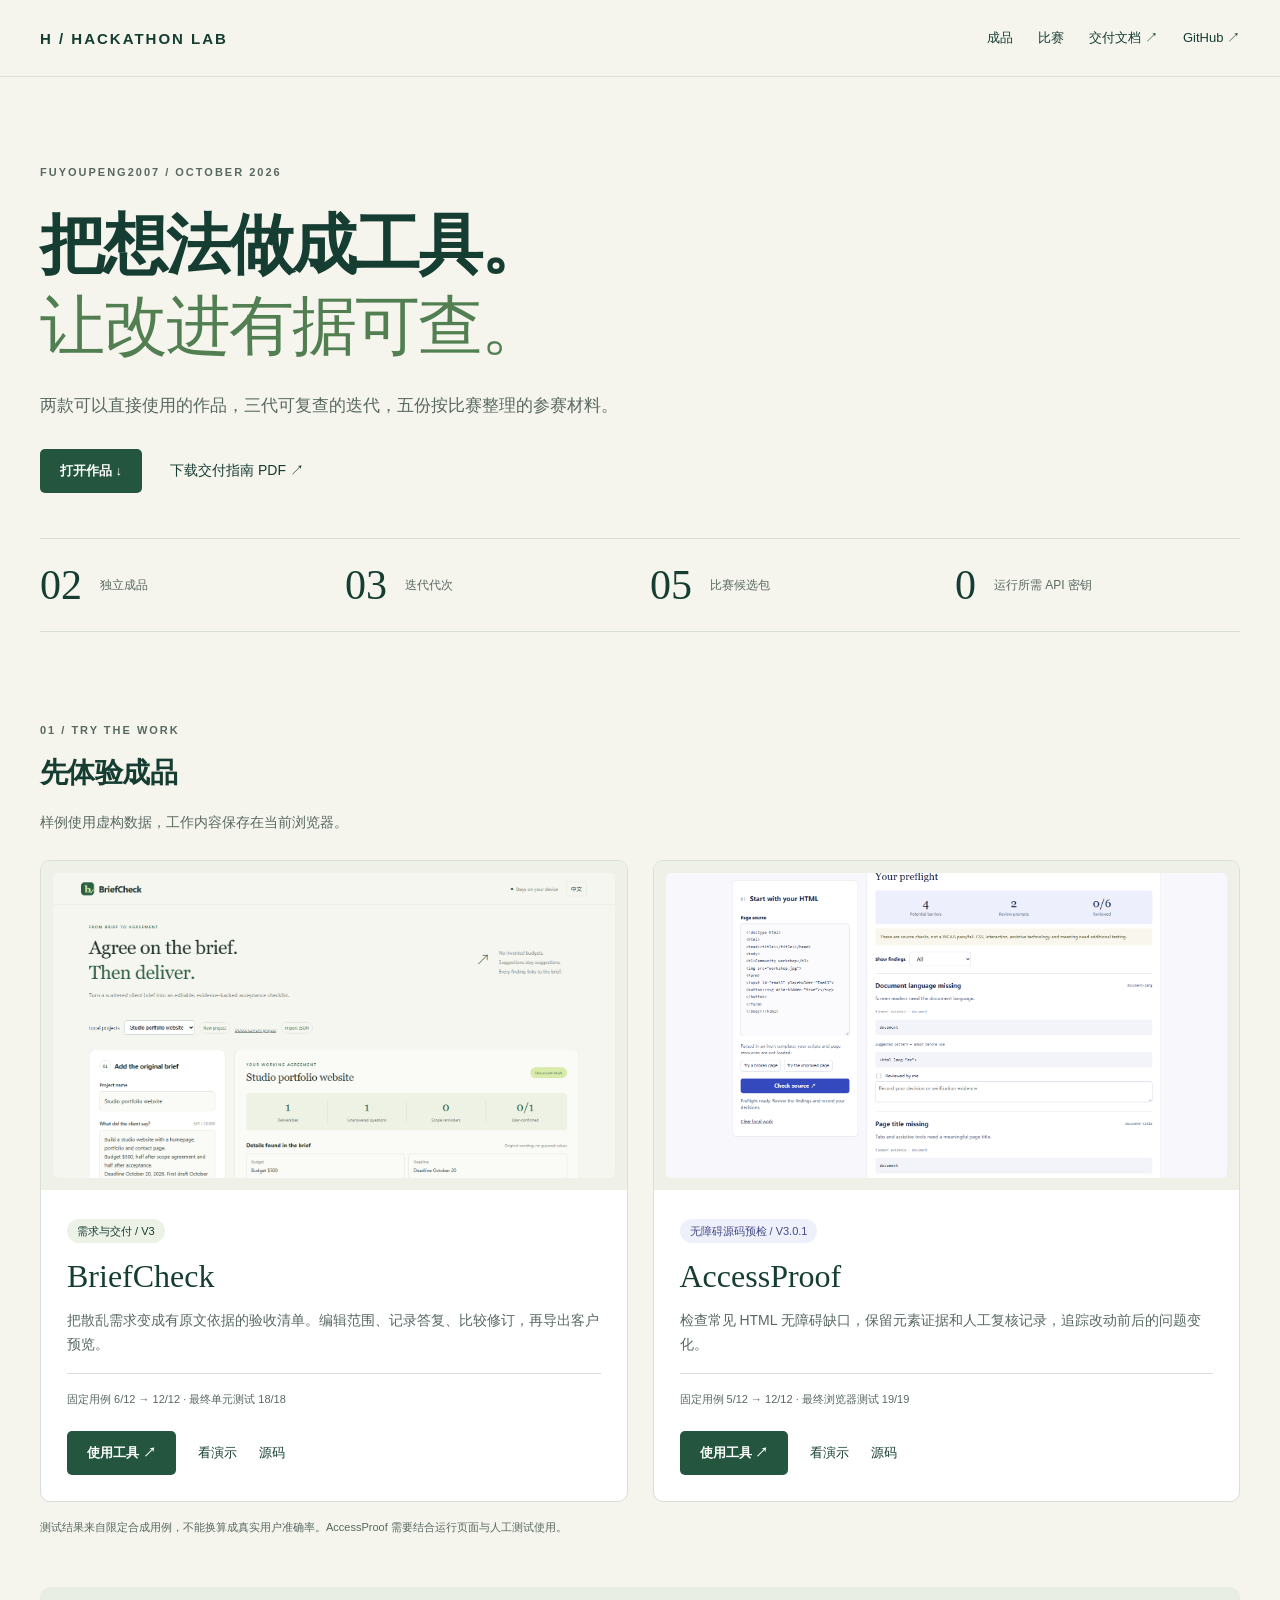
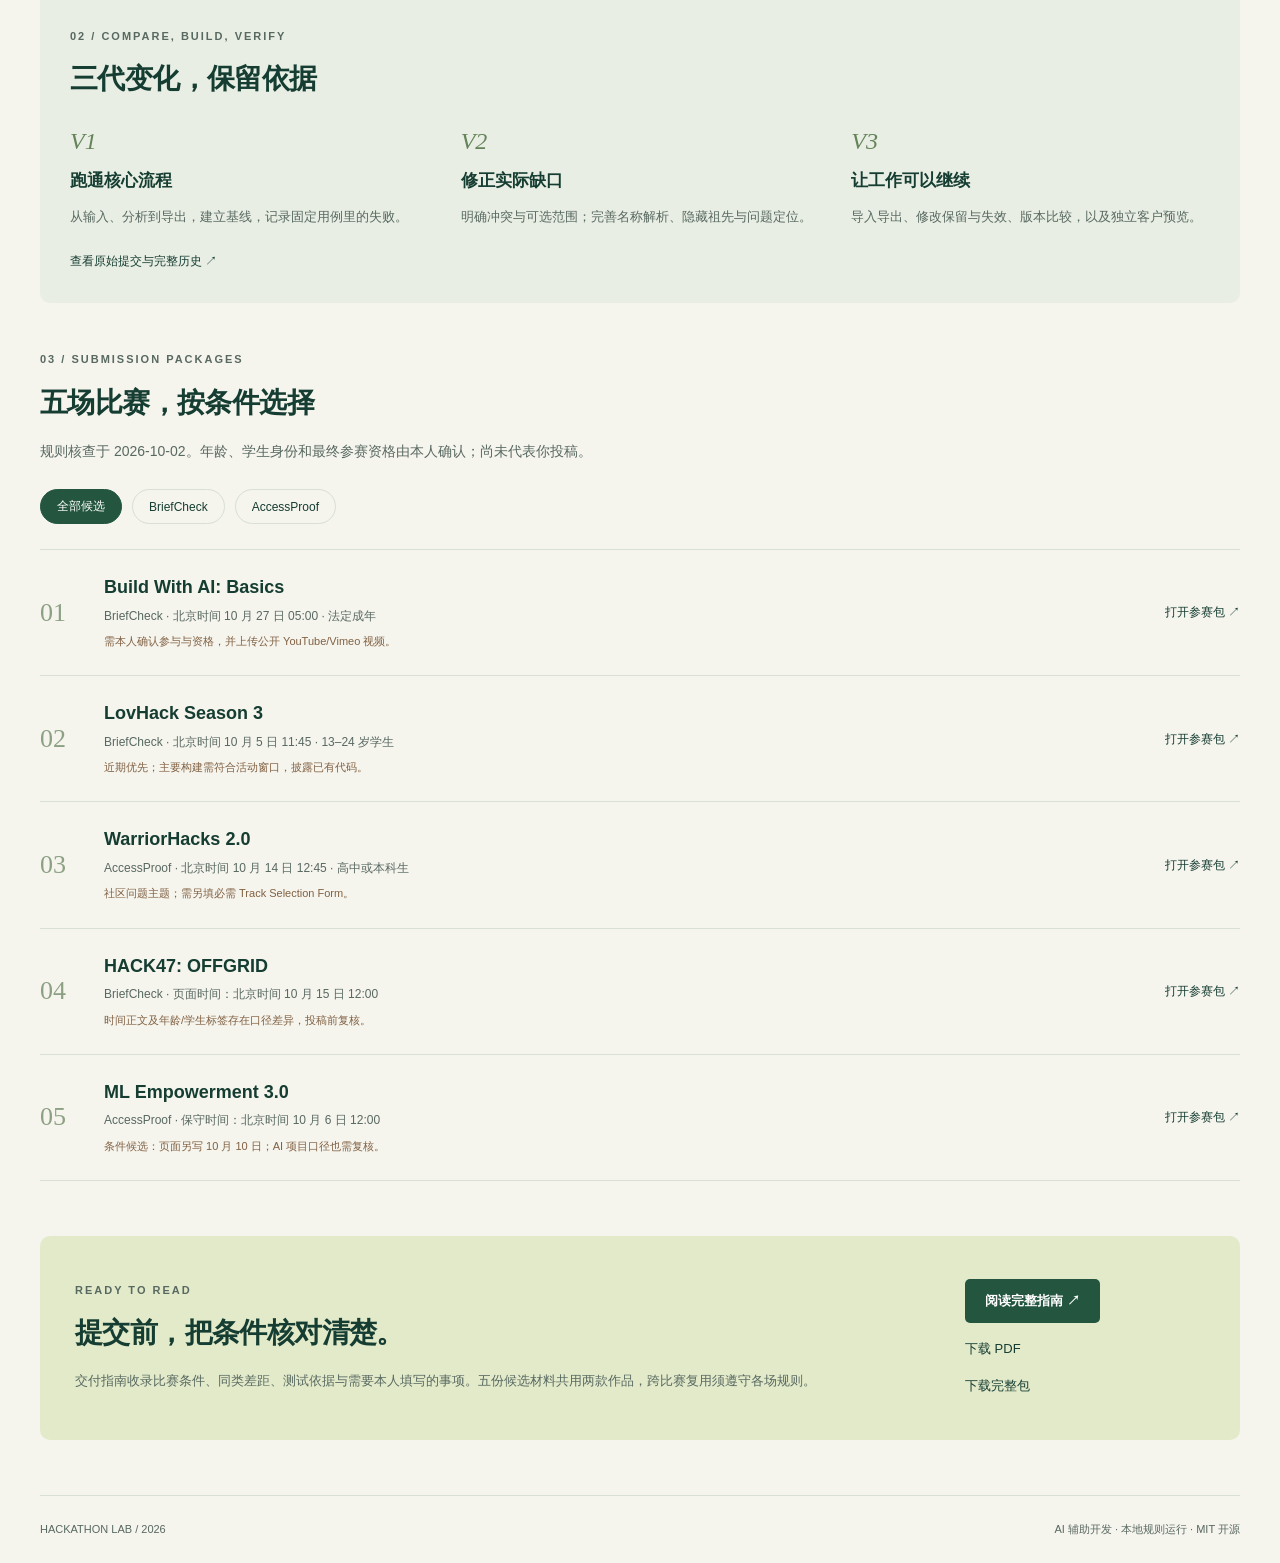
<file: index.html>
<!doctype html>
<html lang="zh-CN"><head><meta charset="utf-8"><meta name="viewport" content="width=device-width,initial-scale=1"><meta name="description" content="两款离线作品、三代迭代与五份黑客松参赛材料。"><title>Hackathon Lab 2026 · 作品与参赛材料</title><link rel="icon" href="data:,"><link rel="stylesheet" href="portfolio.css"></head>
<body><header><a class="brand" href="#">H / HACKATHON LAB</a><nav aria-label="主要导航"><a href="#projects">成品</a><a href="#competitions">比赛</a><a href="docs/FINAL-DELIVERY.html">交付文档 ↗</a><a href="https://github.com/fuyoupeng2007/hackathon-lab-2026">GitHub ↗</a></nav></header>
<main><section class="hero"><p class="eyebrow">FUYOUPENG2007 / OCTOBER 2026</p><h1>把想法做成工具。<br><em>让改进有据可查。</em></h1><p class="intro">两款可以直接使用的作品，三代可复查的迭代，五份按比赛整理的参赛材料。</p><div class="hero-actions"><a class="button" href="#projects">打开作品 ↓</a><a href="docs/FINAL-DELIVERY.pdf">下载交付指南 PDF ↗</a></div><div class="stats"><div><strong>02</strong><span>独立成品</span></div><div><strong>03</strong><span>迭代代次</span></div><div><strong>05</strong><span>比赛候选包</span></div><div><strong>0</strong><span>运行所需 API 密钥</span></div></div></section>
<section id="projects"><div class="section-head"><p class="eyebrow">01 / TRY THE WORK</p><h2>先体验成品</h2><p>样例使用虚构数据，工作内容保存在当前浏览器。</p></div><div class="project-grid">
<article class="project"><a class="preview" href="projects/briefcheck/"><img src="media/briefcheck-desktop.png" alt="BriefCheck 需求验收工作区截图" width="1440" height="900"></a><div class="project-body"><span class="tag">需求与交付 / V3</span><h3>BriefCheck</h3><p>把散乱需求变成有原文依据的验收清单。编辑范围、记录答复、比较修订，再导出客户预览。</p><div class="proof">固定用例 6/12 → 12/12 · 最终单元测试 18/18</div><div class="links"><a class="button" href="projects/briefcheck/">使用工具 ↗</a><a href="media/BriefCheck-demo.mp4">看演示</a><a href="https://github.com/fuyoupeng2007/hackathon-lab-2026/tree/main/projects/briefcheck">源码</a></div></div></article>
<article class="project"><a class="preview" href="projects/accessproof/"><img src="media/accessproof-desktop.png" alt="AccessProof 无障碍源码预检工作区截图" width="1600" height="900"></a><div class="project-body"><span class="tag violet">无障碍源码预检 / V3.0.1</span><h3>AccessProof</h3><p>检查常见 HTML 无障碍缺口，保留元素证据和人工复核记录，追踪改动前后的问题变化。</p><div class="proof">固定用例 5/12 → 12/12 · 最终浏览器测试 19/19</div><div class="links"><a class="button" href="projects/accessproof/">使用工具 ↗</a><a href="media/AccessProof-demo.mp4">看演示</a><a href="https://github.com/fuyoupeng2007/hackathon-lab-2026/tree/main/projects/accessproof">源码</a></div></div></article></div><p class="footnote">测试结果来自限定合成用例，不能换算成真实用户准确率。AccessProof 需要结合运行页面与人工测试使用。</p></section>
<section class="iteration"><p class="eyebrow">02 / COMPARE, BUILD, VERIFY</p><h2>三代变化，保留依据</h2><div class="timeline"><div><span>V1</span><h3>跑通核心流程</h3><p>从输入、分析到导出，建立基线，记录固定用例里的失败。</p></div><div><span>V2</span><h3>修正实际缺口</h3><p>明确冲突与可选范围；完善名称解析、隐藏祖先与问题定位。</p></div><div><span>V3</span><h3>让工作可以继续</h3><p>导入导出、修改保留与失效、版本比较，以及独立客户预览。</p></div></div><a href="docs/PROVENANCE.md">查看原始提交与完整历史 ↗</a></section>
<section id="competitions"><div class="section-head"><p class="eyebrow">03 / SUBMISSION PACKAGES</p><h2>五场比赛，按条件选择</h2><p>规则核查于 2026-10-02。年龄、学生身份和最终参赛资格由本人确认；尚未代表你投稿。</p></div><div class="filters" role="group" aria-label="按作品筛选比赛"><button class="selected" data-filter="all" aria-pressed="true">全部候选</button><button data-filter="briefcheck" aria-pressed="false">BriefCheck</button><button data-filter="accessproof" aria-pressed="false">AccessProof</button></div><div class="competition-list">
<article data-app="briefcheck"><span class="number">01</span><div><h3>Build With AI: Basics</h3><p>BriefCheck · 北京时间 10 月 27 日 05:00 · 法定成年</p><small>需本人确认参与与资格，并上传公开 YouTube/Vimeo 视频。</small></div><a href="https://github.com/fuyoupeng2007/hackathon-lab-2026/tree/main/competitions/01-build-with-ai-basics">打开参赛包 ↗</a></article>
<article data-app="briefcheck"><span class="number">02</span><div><h3>LovHack Season 3</h3><p>BriefCheck · 北京时间 10 月 5 日 11:45 · 13–24 岁学生</p><small>近期优先；主要构建需符合活动窗口，披露已有代码。</small></div><a href="https://github.com/fuyoupeng2007/hackathon-lab-2026/tree/main/competitions/02-lovhack-season-3">打开参赛包 ↗</a></article>
<article data-app="accessproof"><span class="number">03</span><div><h3>WarriorHacks 2.0</h3><p>AccessProof · 北京时间 10 月 14 日 12:45 · 高中或本科生</p><small>社区问题主题；需另填必需 Track Selection Form。</small></div><a href="https://github.com/fuyoupeng2007/hackathon-lab-2026/tree/main/competitions/03-warriorhacks-2">打开参赛包 ↗</a></article>
<article data-app="briefcheck"><span class="number">04</span><div><h3>HACK47: OFFGRID</h3><p>BriefCheck · 页面时间：北京时间 10 月 15 日 12:00</p><small>时间正文及年龄/学生标签存在口径差异，投稿前复核。</small></div><a href="https://github.com/fuyoupeng2007/hackathon-lab-2026/tree/main/competitions/04-hack47-offgrid">打开参赛包 ↗</a></article>
<article data-app="accessproof"><span class="number">05</span><div><h3>ML Empowerment 3.0</h3><p>AccessProof · 保守时间：北京时间 10 月 6 日 12:00</p><small>条件候选：页面另写 10 月 10 日；AI 项目口径也需复核。</small></div><a href="https://github.com/fuyoupeng2007/hackathon-lab-2026/tree/main/competitions/05-ml-empowerment-3">打开参赛包 ↗</a></article></div></section>
<section class="delivery"><div><p class="eyebrow">READY TO READ</p><h2>提交前，把条件核对清楚。</h2><p>交付指南收录比赛条件、同类差距、测试依据与需要本人填写的事项。五份候选材料共用两款作品，跨比赛复用须遵守各场规则。</p></div><div class="delivery-links"><a class="button" href="docs/FINAL-DELIVERY.html">阅读完整指南 ↗</a><a href="docs/FINAL-DELIVERY.pdf">下载 PDF</a><a href="https://github.com/fuyoupeng2007/hackathon-lab-2026/releases/tag/delivery-2026-10-02">下载完整包</a></div></section>
</main><footer><span>HACKATHON LAB / 2026</span><span>AI 辅助开发 · 本地规则运行 · MIT 开源</span></footer><script src="portfolio.js"></script></body></html>
</file>
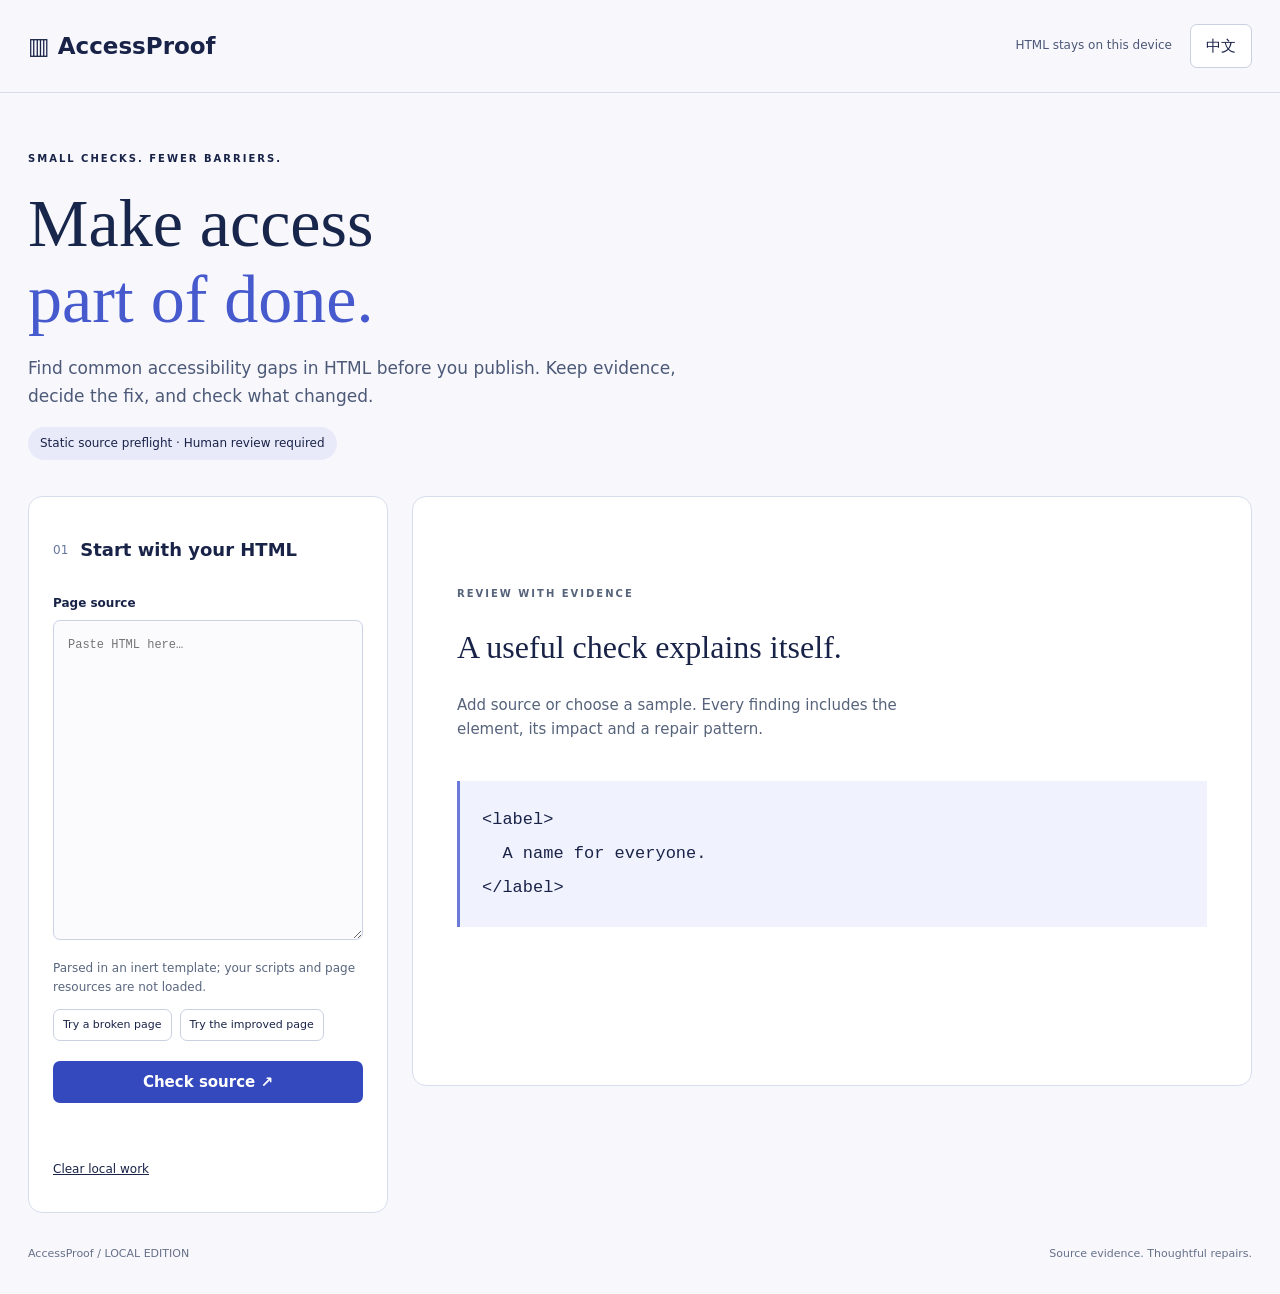
<file: projects/accessproof/index.html>
<!doctype html><html lang="en"><head><meta charset="utf-8"><meta name="viewport" content="width=device-width,initial-scale=1"><meta name="description" content="Offline HTML accessibility preflight with evidence, fixes and revision comparison."><title>AccessProof · Make access part of done</title><link rel="icon" href="data:,"><link rel="stylesheet" href="styles.css"></head><body>
<header><a class="brand" href="#">▥ AccessProof</a><span class="privacy" data-i18n="private">HTML stays on this device</span><button id="language">中文</button></header>
<main><section class="hero"><p class="eyebrow">SMALL CHECKS. FEWER BARRIERS.</p><h1 data-i18n="headline">Make access<br><em>part of done.</em></h1><p data-i18n="intro">Find common accessibility gaps in HTML before you publish. Keep evidence, decide the fix, and check what changed.</p><span class="pill" data-i18n="scope">Static source preflight · Human review required</span></section>
<div class="workspace"><aside><div class="panel-title"><span>01</span><h2 data-i18n="input">Start with your HTML</h2></div><label for="source" data-i18n="source">Page source</label><textarea id="source" maxlength="100000" spellcheck="false" placeholder="Paste HTML here…"></textarea><p class="hint" data-i18n="hint">Parsed in an inert template; your scripts and page resources are not loaded.</p><div class="samples"><button id="sample-broken" data-i18n="broken">Try a broken page</button><button id="sample-fixed" data-i18n="fixed">Try the improved page</button></div><button id="scan" class="primary" data-i18n="scan">Check source ↗</button><p id="status" role="status"></p><button id="clear" class="quiet" data-i18n="clear">Clear local work</button></aside>
<section class="results" aria-label="Preflight results"><div id="empty"><p class="eyebrow">REVIEW WITH EVIDENCE</p><h2 data-i18n="empty">A useful check explains itself.</h2><p data-i18n="emptyText">Add source or choose a sample. Every finding includes the element, its impact and a repair pattern.</p><div class="empty-art" aria-hidden="true">&lt;label&gt;<br> &nbsp; A name for everyone.<br>&lt;/label&gt;</div></div><div id="report" hidden><div class="result-head"><h2 data-i18n="report">Your preflight</h2><span id="stale" hidden data-i18n="stale">Source changed — run again before export</span></div><div class="metrics"><div><strong id="error-count">0</strong><span data-i18n="errors">Potential barriers</span></div><div><strong id="review-count">0</strong><span data-i18n="reviews">Review prompts</span></div><div><strong id="done-count">0</strong><span data-i18n="reviewed">Reviewed</span></div></div><p class="notice" data-i18n="notice">These are source checks, not a WCAG pass/fail. CSS, interaction, assistive technology and meaning need additional testing.</p><div id="comparison" hidden></div><div class="filters"><label for="filter" data-i18n="filter">Show findings</label><select id="filter"><option value="all" data-i18n="all">All</option><option value="error" data-i18n="barriers">Potential barriers</option><option value="review" data-i18n="manual">Review prompts</option><option value="open" data-i18n="unreviewed">Unreviewed</option></select></div><div id="findings"></div><section class="manual"><h3 data-i18n="manualTitle">Finish with a human check</h3><ul><li data-i18n="keyboard">Use Tab, Shift+Tab, Enter and Escape through the rendered page.</li><li data-i18n="contrast">Check computed contrast, zoom and focus visibility in the actual layout.</li><li data-i18n="screenReader">Test names, reading order and announcements with a screen reader.</li></ul></section><div class="exports"><button id="export-md" data-i18n="md">Export review ↓</button><button id="export-json" data-i18n="json">Export JSON ↓</button><button id="import-json" data-i18n="import">Import review</button><input id="import-file" type="file" accept=".json" hidden><button id="print" data-i18n="print">Print / PDF</button></div></div></section></div><footer><span>AccessProof / LOCAL EDITION</span><span data-i18n="footer">Source evidence. Thoughtful repairs.</span></footer></main><script src="core.js"></script><script src="app.js"></script></body></html>
</file>
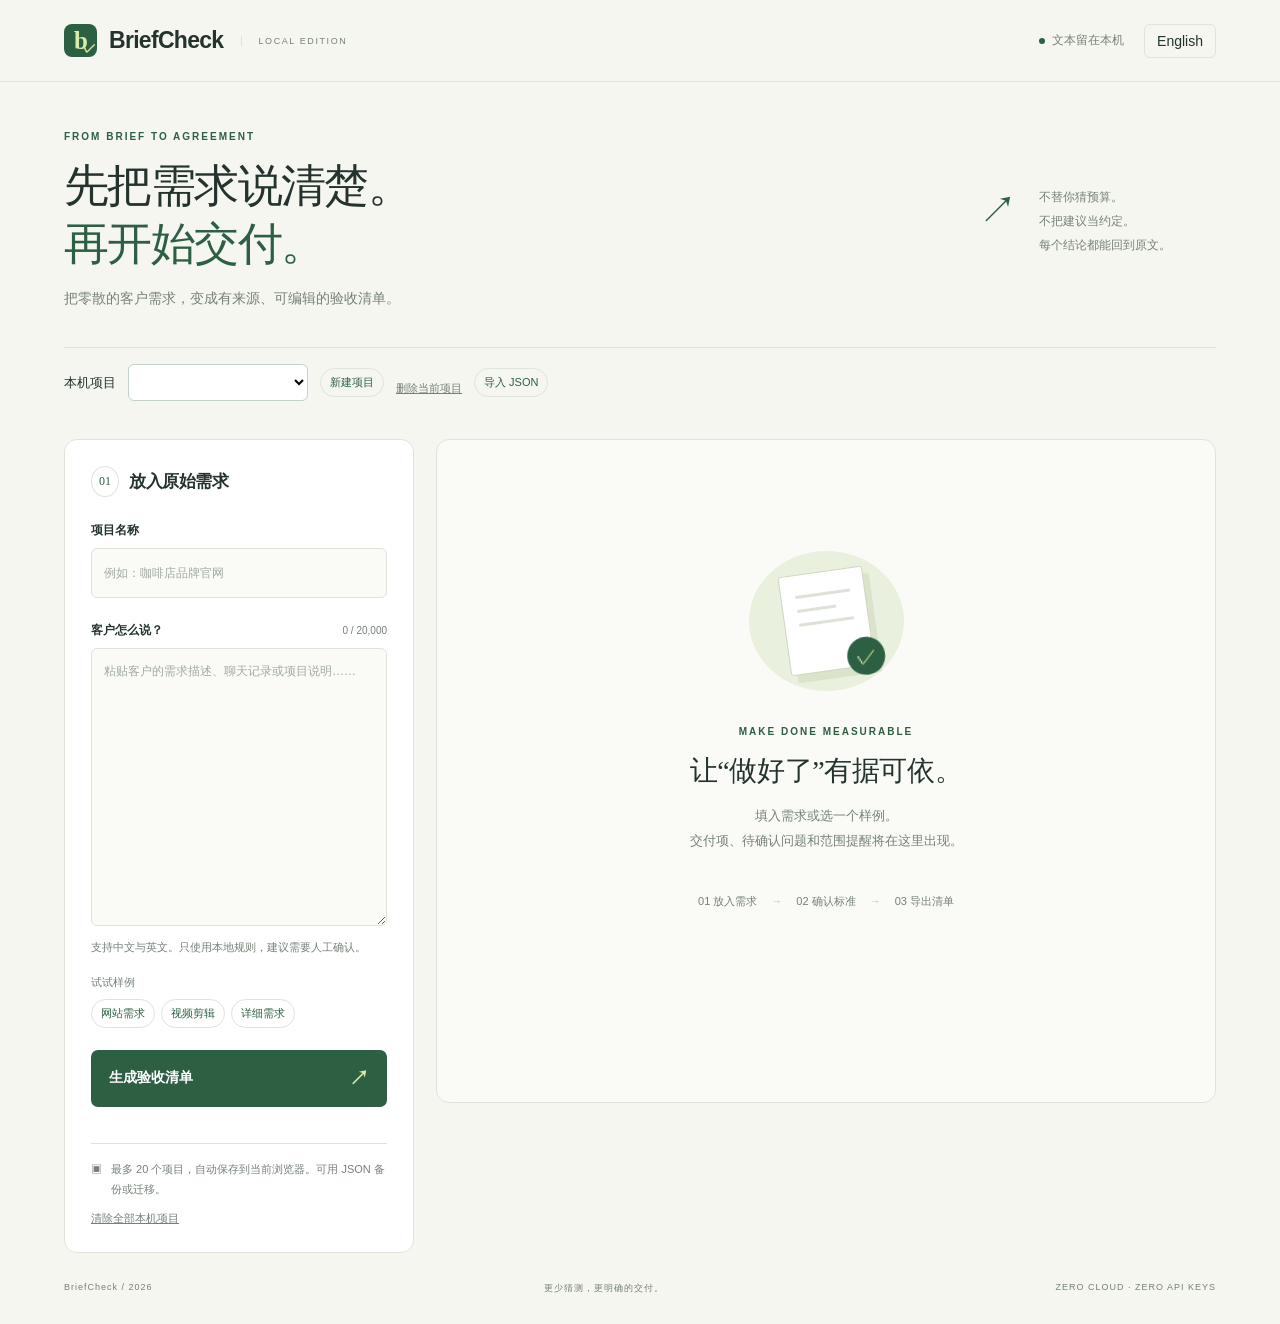
<file: projects/briefcheck/index.html>
<!doctype html>
<html lang="zh-CN">
<head><meta charset="utf-8"><meta name="viewport" content="width=device-width,initial-scale=1"><meta name="description" content="Turn a freelance brief into a traceable acceptance checklist. Offline, private, no API keys."><title>BriefCheck · 接单需求验收台</title><link rel="icon" href="data:,"><link rel="stylesheet" href="styles.css"></head>
<body>
<header class="topbar"><a href="#" class="brand"><span class="brand-icon">b<span>✓</span></span>BriefCheck<span class="edition">LOCAL EDITION</span></a><div class="top-actions"><span class="private"><i></i><span data-i18n="private">文本留在本机</span></span><button id="language" class="small" aria-label="Switch language">English</button></div></header>
<main>
<section class="intro"><div><p class="eyebrow">FROM BRIEF TO AGREEMENT</p><h1 data-i18n="headline">先把需求说清楚。<br><span>再开始交付。</span></h1><p class="subtitle" data-i18n="subtitle">把零散的客户需求，变成有来源、可编辑的验收清单。</p></div><div class="intro-note"><span class="note-mark">↗</span><p data-i18n="note">不替你猜预算。<br>不把建议当约定。<br>每个结论都能回到原文。</p></div></section>
<div class="workspace">
<nav class="project-library" aria-label="Project library"><label for="project-select" data-i18n="library">本机项目</label><select id="project-select"></select><button id="new-project" class="chip" data-i18n="newProject">新建项目</button><button id="delete-project" class="text-button" data-i18n="deleteProject">删除当前项目</button><button id="import-json" class="chip" data-i18n="importJson">导入 JSON</button><input id="import-file" type="file" accept=".json,application/json" hidden></nav>
<aside class="input-panel"><div class="panel-heading"><span class="step">01</span><h2 data-i18n="inputTitle">放入原始需求</h2></div><label for="project-title" data-i18n="projectLabel">项目名称</label><input id="project-title" maxlength="120" placeholder="例如：咖啡店品牌官网"><div class="label-row"><label for="brief" data-i18n="briefLabel">客户怎么说？</label><span id="char-count">0 / 20,000</span></div><textarea id="brief" maxlength="20000" placeholder="粘贴客户的需求描述、聊天记录或项目说明……"></textarea><p class="input-hint" data-i18n="hint">支持中文与英文。只使用本地规则，建议需要人工确认。</p><div class="samples"><span data-i18n="trySample">试试样例</span><button class="chip" data-sample="web" data-i18n="sampleWeb">网站需求</button><button class="chip" data-sample="video" data-i18n="sampleVideo">视频剪辑</button><button class="chip" data-sample="complete" data-i18n="sampleComplete">详细需求</button></div><button id="analyze" class="primary"><span data-i18n="analyze">生成验收清单</span><span>↗</span></button><p id="status" role="status" class="status"></p><div class="local-note"><span>▣</span><p data-i18n="storage">草稿自动保存在当前浏览器。共享电脑使用后可清除。</p></div><button id="clear" class="text-button" data-i18n="clear">清除本机草稿</button></aside>
<section class="result-panel" aria-label="Analysis result"><div id="empty"><div class="empty-graphic"><div class="paper"><i></i><i></i><i></i><span>✓</span></div></div><p class="eyebrow">MAKE DONE MEASURABLE</p><h2 data-i18n="emptyTitle">让“做好了”有据可依。</h2><p data-i18n="emptyText">填入需求或选一个样例。<br>交付项、待确认问题和范围提醒将在这里出现。</p><div class="empty-steps"><span data-i18n="empty1">01 放入需求</span><b>→</b><span data-i18n="empty2">02 确认标准</span><b>→</b><span data-i18n="empty3">03 导出清单</span></div></div>
<div id="report" hidden><div class="report-head"><div><p class="eyebrow">YOUR WORKING AGREEMENT</p><h2 id="report-title"></h2></div><span class="badge" data-i18n="draft">协商草稿</span></div><div id="stale" hidden class="stale" data-i18n="stale">原始需求已修改。重新生成后才能导出，旧清单的编辑将重置。</div><div class="metrics"><div><strong id="deliverable-count">0</strong><span data-i18n="deliverableMetric">交付项</span></div><div><strong id="question-count">0</strong><span data-i18n="questionMetric">待确认字段</span></div><div><strong id="risk-count">0</strong><span data-i18n="riskMetric">范围提醒</span></div><div><strong id="confirmation-count">0/0</strong><span data-i18n="confirmationMetric">用户已确认</span></div></div>
<div class="section-heading"><h3 data-i18n="factsTitle">原文中的关键信息</h3><span data-i18n="factsNote">展示原句，不推测数值</span></div><div id="facts" class="facts"></div>
<section id="revision" hidden><div class="section-heading"><h3 data-i18n="changes">本轮需求变化</h3></div><p class="section-hint" data-i18n="changeNote">保留手写标准与答复；原文变化后重新确认</p><div id="changes"></div></section>
<div class="section-heading"><h3 data-i18n="deliverablesTitle">交付与验收清单</h3><span data-i18n="editable">点击文字可编辑</span></div><p class="section-hint" data-i18n="suggestion">下面是建议标准。与客户协商后再勾选“已确认”。</p><div id="deliverables"></div>
<button id="add-deliverable" class="secondary" data-i18n="addDeliverable">添加自定义交付项</button>
<div class="section-heading"><h3 data-i18n="optionalTitle">可选范围</h3><span data-i18n="optionalNote">尚未纳入交付；确认后再添加</span></div><div id="options"></div>
<div class="section-heading"><h3 data-i18n="questionsTitle">先问清楚这些</h3><span data-i18n="questionsNote">补上合作的空白</span></div><div id="questions"></div>
<div class="section-heading"><h3 data-i18n="risksTitle">范围提醒</h3></div><div id="risks"></div>
<div class="section-heading"><h3 data-i18n="milestonesTitle">建议里程碑</h3><span data-i18n="milestonesNote">日期由双方约定</span></div><div id="milestones" class="milestones"></div>
<div class="export-bar"><p data-i18n="exportNote">带上原文与确认状态，继续沟通。</p><div><button id="export-md" class="secondary" data-i18n="exportMd">导出 Markdown ↓</button><button id="export-json" class="secondary" data-i18n="exportJson">导出 JSON ↓</button><button id="export-html" class="secondary" data-i18n="exportHtml">导出客户预览 ↓</button><button id="print" class="small" data-i18n="print">打印 / PDF</button></div></div></div></section>
</div><footer><span>BriefCheck / 2026</span><span data-i18n="footer">更少猜测，更明确的交付。</span><span>ZERO CLOUD · ZERO API KEYS</span></footer>
</main><script src="core.js"></script><script src="app.js"></script>
</body></html>
</file>
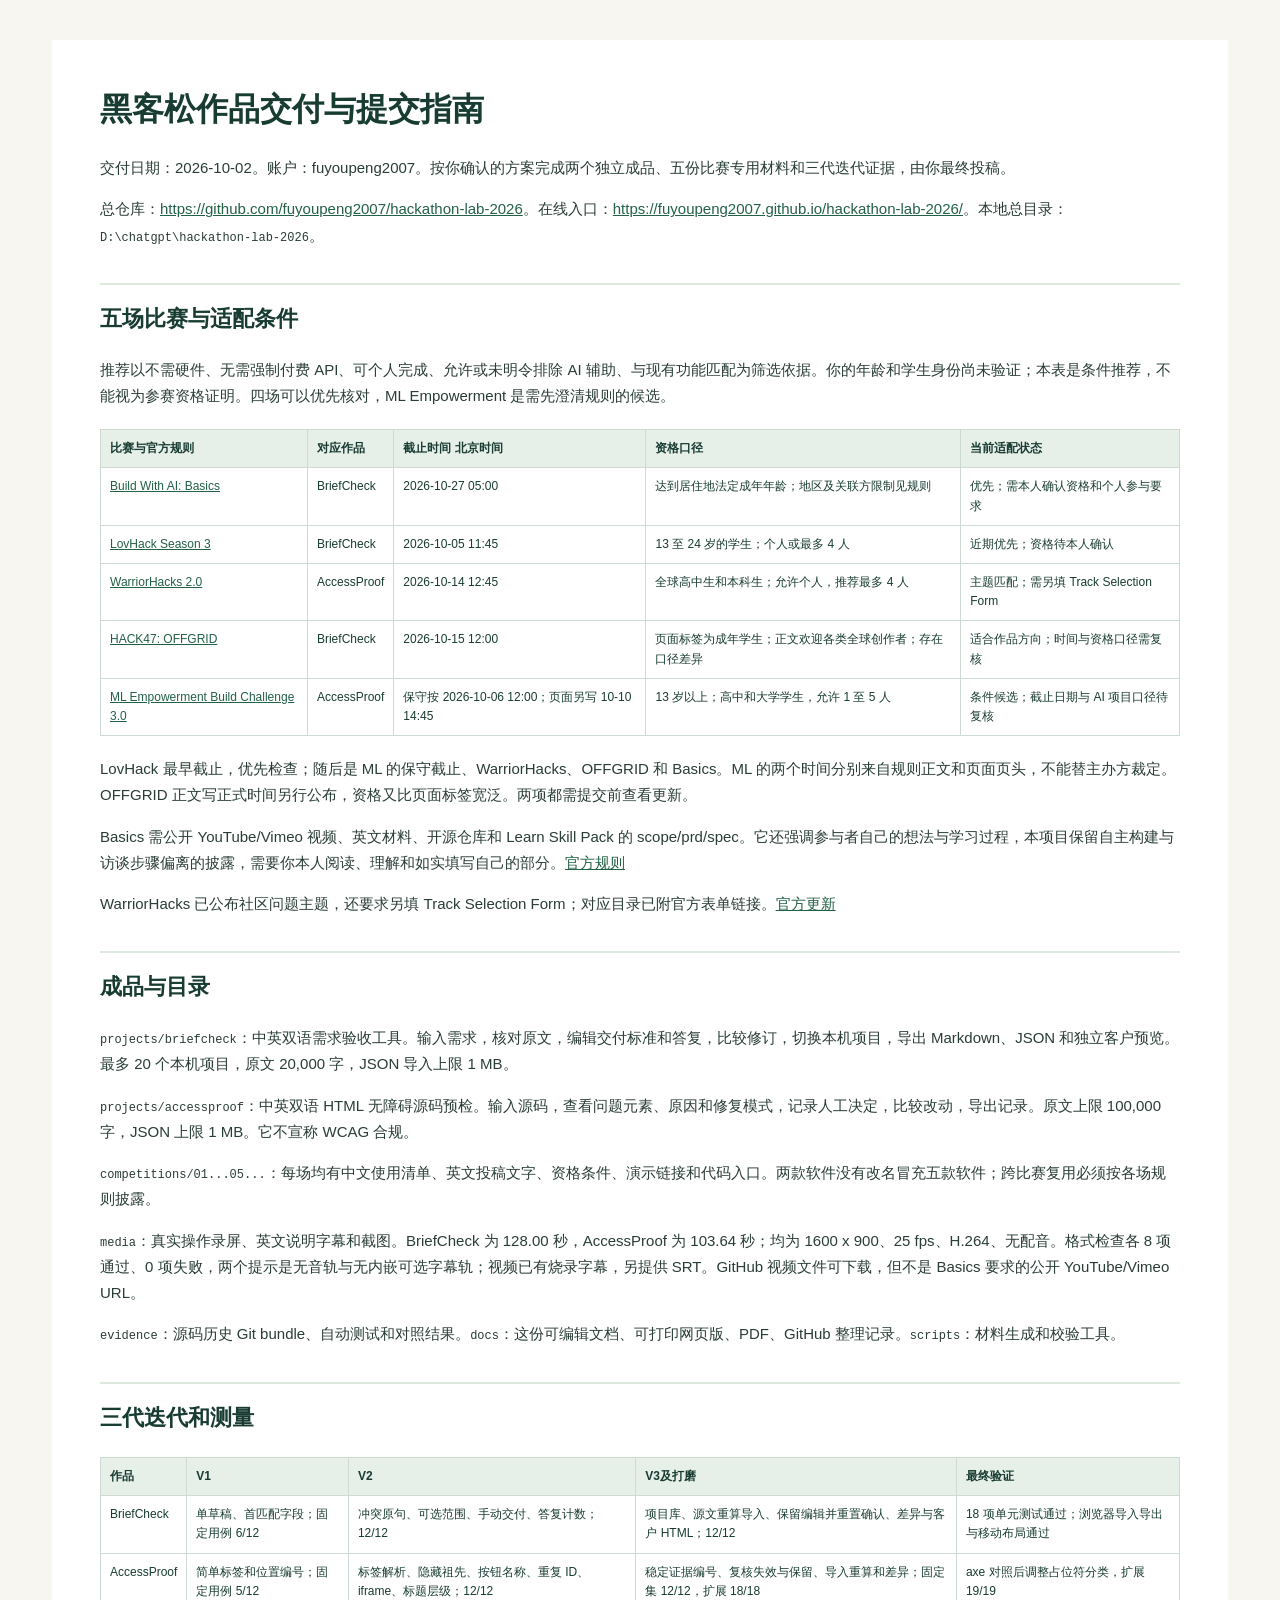
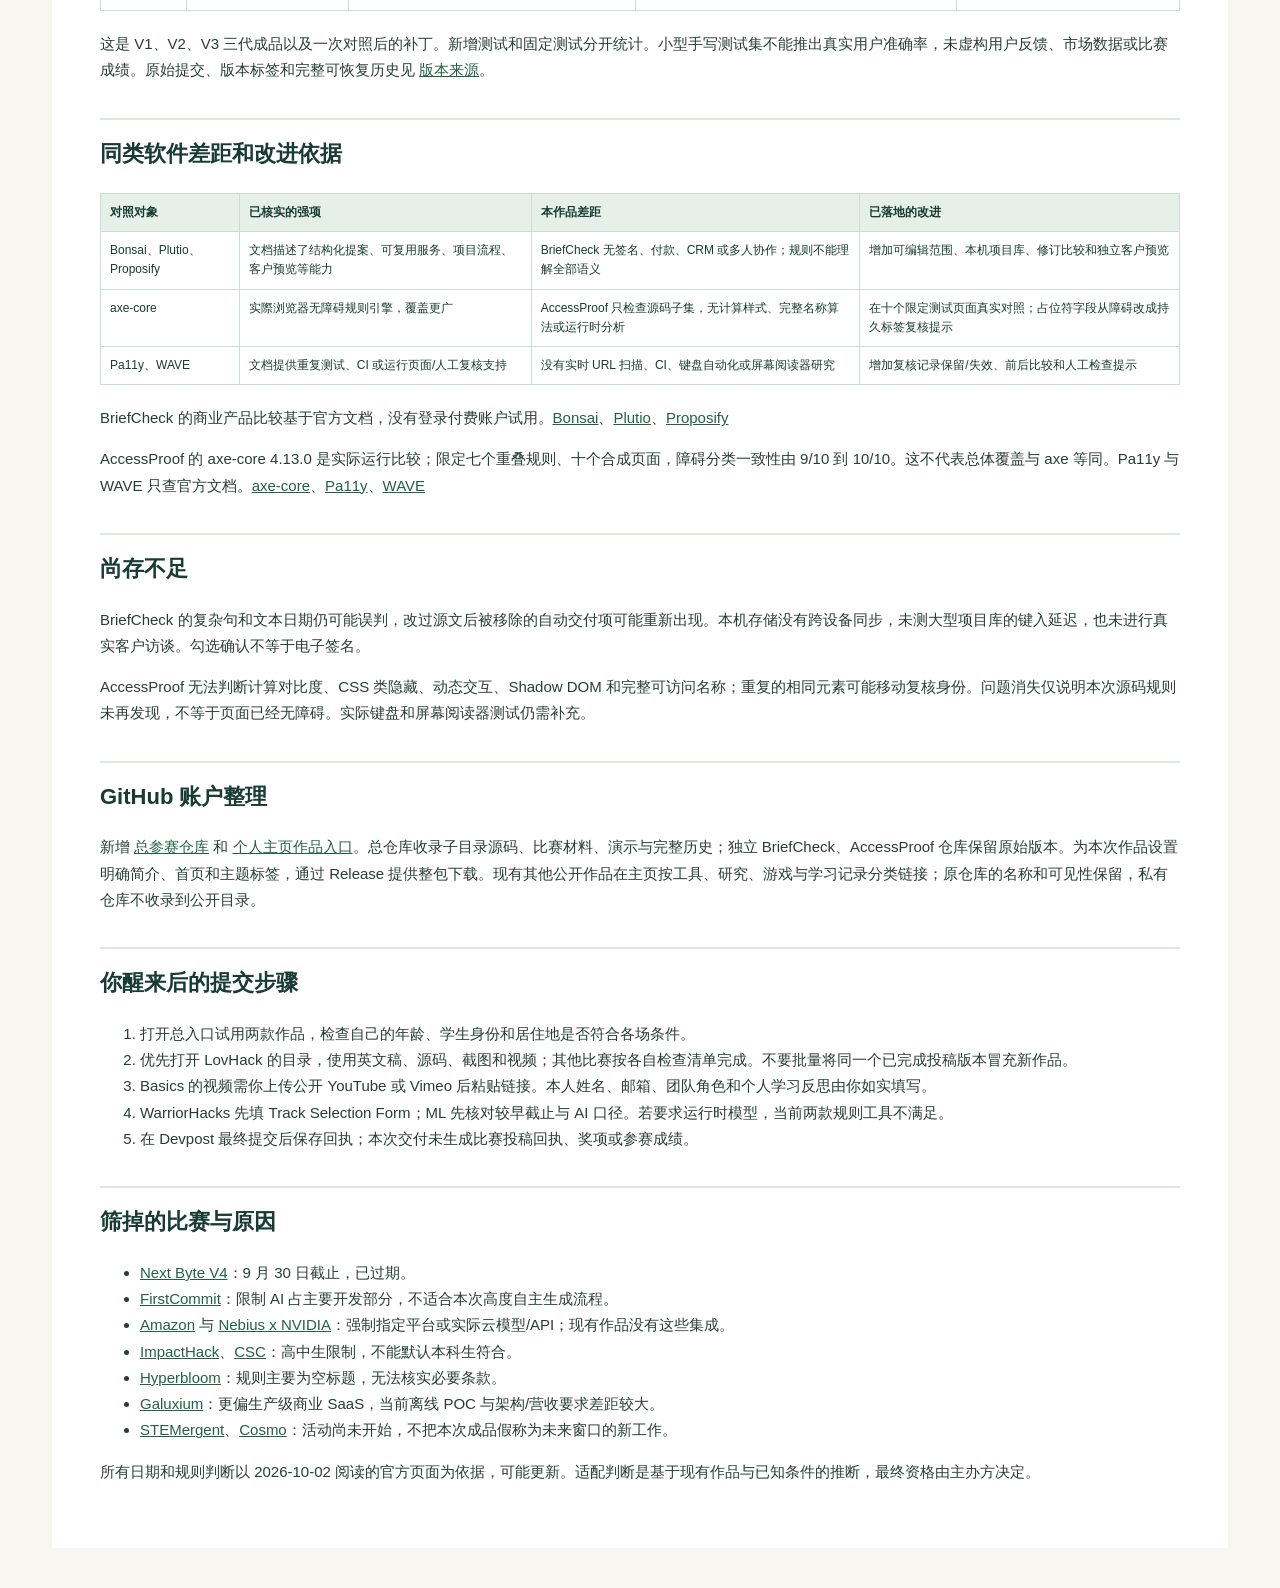
<file: docs/FINAL-DELIVERY.html>
<!doctype html><html lang="zh-CN"><head><meta charset="utf-8"><meta name="viewport" content="width=device-width,initial-scale=1"><title>黑客松作品交付与提交指南</title><style>body{margin:0;background:#f7f6f1;color:#183c32;font:15px/1.75 "Microsoft YaHei",Arial,sans-serif}main{max-width:1080px;margin:40px auto;padding:48px;background:white}h1{font-size:32px;line-height:1.35;margin:0 0 24px}h2{font-size:22px;border-top:2px solid #dde8df;margin-top:34px;padding-top:15px;break-after:avoid}p,li{color:#293d37}a{color:#236147}table{border-collapse:collapse;width:100%;font-size:12px;line-height:1.6;margin:20px 0}th,td{text-align:left;vertical-align:top;border:1px solid #cddbd2;padding:9px}th{background:#e7efe9}tr{break-inside:avoid}code{font-size:12px;overflow-wrap:anywhere}img{max-width:100%}@media print{body{background:white;font-size:10.5px;line-height:1.55}main{margin:0;padding:0}h1{font-size:25px}h2{font-size:17px;margin-top:20px;padding-top:10px}table{font-size:9px}th,td{padding:6px}a{color:#183c32;overflow-wrap:anywhere}p,ul,ol{orphans:3;widows:3}}@media print{.new-page{break-before:page;border-top:0;padding-top:0;margin-top:0}}</style></head><body><main><h1>黑客松作品交付与提交指南</h1>
<p>交付日期：2026-10-02。账户：fuyoupeng2007。按你确认的方案完成两个独立成品、五份比赛专用材料和三代迭代证据，由你最终投稿。</p>
<p>总仓库：<a href="https://github.com/fuyoupeng2007/hackathon-lab-2026">https://github.com/fuyoupeng2007/hackathon-lab-2026</a>。在线入口：<a href="https://fuyoupeng2007.github.io/hackathon-lab-2026/">https://fuyoupeng2007.github.io/hackathon-lab-2026/</a>。本地总目录：<code>D:\chatgpt\hackathon-lab-2026</code>。</p>
<h2>五场比赛与适配条件</h2>
<p>推荐以不需硬件、无需强制付费 API、可个人完成、允许或未明令排除 AI 辅助、与现有功能匹配为筛选依据。你的年龄和学生身份尚未验证；本表是条件推荐，不能视为参赛资格证明。四场可以优先核对，ML Empowerment 是需先澄清规则的候选。</p>
<table><tr><th>比赛与官方规则</th><th>对应作品</th><th>截止时间 北京时间</th><th>资格口径</th><th>当前适配状态</th></tr><tr><td><a href="https://learn-ai-basics.devpost.com/rules">Build With AI: Basics</a></td><td>BriefCheck</td><td>2026-10-27 05:00</td><td>达到居住地法定成年年龄；地区及关联方限制见规则</td><td>优先；需本人确认资格和个人参与要求</td></tr><tr><td><a href="https://lovhack-season-3.devpost.com/rules">LovHack Season 3</a></td><td>BriefCheck</td><td>2026-10-05 11:45</td><td>13 至 24 岁的学生；个人或最多 4 人</td><td>近期优先；资格待本人确认</td></tr><tr><td><a href="https://warriorhacks-2-0.devpost.com/rules">WarriorHacks 2.0</a></td><td>AccessProof</td><td>2026-10-14 12:45</td><td>全球高中生和本科生；允许个人，推荐最多 4 人</td><td>主题匹配；需另填 Track Selection Form</td></tr><tr><td><a href="https://hack47-offgrid.devpost.com/rules">HACK47: OFFGRID</a></td><td>BriefCheck</td><td>2026-10-15 12:00</td><td>页面标签为成年学生；正文欢迎各类全球创作者；存在口径差异</td><td>适合作品方向；时间与资格口径需复核</td></tr><tr><td><a href="https://ml-build-challenge-3.devpost.com/rules">ML Empowerment Build Challenge 3.0</a></td><td>AccessProof</td><td>保守按 2026-10-06 12:00；页面另写 10-10 14:45</td><td>13 岁以上；高中和大学学生，允许 1 至 5 人</td><td>条件候选；截止日期与 AI 项目口径待复核</td></tr></table>
<p>LovHack 最早截止，优先检查；随后是 ML 的保守截止、WarriorHacks、OFFGRID 和 Basics。ML 的两个时间分别来自规则正文和页面页头，不能替主办方裁定。OFFGRID 正文写正式时间另行公布，资格又比页面标签宽泛。两项都需提交前查看更新。</p>
<p>Basics 需公开 YouTube/Vimeo 视频、英文材料、开源仓库和 Learn Skill Pack 的 scope/prd/spec。它还强调参与者自己的想法与学习过程，本项目保留自主构建与访谈步骤偏离的披露，需要你本人阅读、理解和如实填写自己的部分。<a href="https://learn-ai-basics.devpost.com/rules">官方规则</a></p>
<p>WarriorHacks 已公布社区问题主题，还要求另填 Track Selection Form；对应目录已附官方表单链接。<a href="https://warriorhacks-2-0.devpost.com/updates">官方更新</a></p>
<h2>成品与目录</h2>
<p><code>projects/briefcheck</code>：中英双语需求验收工具。输入需求，核对原文，编辑交付标准和答复，比较修订，切换本机项目，导出 Markdown、JSON 和独立客户预览。最多 20 个本机项目，原文 20,000 字，JSON 导入上限 1 MB。</p>
<p><code>projects/accessproof</code>：中英双语 HTML 无障碍源码预检。输入源码，查看问题元素、原因和修复模式，记录人工决定，比较改动，导出记录。原文上限 100,000 字，JSON 上限 1 MB。它不宣称 WCAG 合规。</p>
<p><code>competitions/01...05...</code>：每场均有中文使用清单、英文投稿文字、资格条件、演示链接和代码入口。两款软件没有改名冒充五款软件；跨比赛复用必须按各场规则披露。</p>
<p><code>media</code>：真实操作录屏、英文说明字幕和截图。BriefCheck 为 128.00 秒，AccessProof 为 103.64 秒；均为 1600 x 900、25 fps、H.264、无配音。格式检查各 8 项通过、0 项失败，两个提示是无音轨与无内嵌可选字幕轨；视频已有烧录字幕，另提供 SRT。GitHub 视频文件可下载，但不是 Basics 要求的公开 YouTube/Vimeo URL。</p>
<p><code>evidence</code>：源码历史 Git bundle、自动测试和对照结果。<code>docs</code>：这份可编辑文档、可打印网页版、PDF、GitHub 整理记录。<code>scripts</code>：材料生成和校验工具。</p>
<h2>三代迭代和测量</h2>
<table><tr><th>作品</th><th>V1</th><th>V2</th><th>V3及打磨</th><th>最终验证</th></tr><tr><td>BriefCheck</td><td>单草稿、首匹配字段；固定用例 6/12</td><td>冲突原句、可选范围、手动交付、答复计数；12/12</td><td>项目库、源文重算导入、保留编辑并重置确认、差异与客户 HTML；12/12</td><td>18 项单元测试通过；浏览器导入导出与移动布局通过</td></tr><tr><td>AccessProof</td><td>简单标签和位置编号；固定用例 5/12</td><td>标签解析、隐藏祖先、按钮名称、重复 ID、iframe、标题层级；12/12</td><td>稳定证据编号、复核失效与保留、导入重算和差异；固定集 12/12，扩展 18/18</td><td>axe 对照后调整占位符分类，扩展 19/19</td></tr></table>
<p>这是 V1、V2、V3 三代成品以及一次对照后的补丁。新增测试和固定测试分开统计。小型手写测试集不能推出真实用户准确率，未虚构用户反馈、市场数据或比赛成绩。原始提交、版本标签和完整可恢复历史见 <a href="PROVENANCE.md">版本来源</a>。</p>
<h2>同类软件差距和改进依据</h2>
<table><tr><th>对照对象</th><th>已核实的强项</th><th>本作品差距</th><th>已落地的改进</th></tr><tr><td>Bonsai、Plutio、Proposify</td><td>文档描述了结构化提案、可复用服务、项目流程、客户预览等能力</td><td>BriefCheck 无签名、付款、CRM 或多人协作；规则不能理解全部语义</td><td>增加可编辑范围、本机项目库、修订比较和独立客户预览</td></tr><tr><td>axe-core</td><td>实際浏览器无障碍规则引擎，覆盖更广</td><td>AccessProof 只检查源码子集，无计算样式、完整名称算法或运行时分析</td><td>在十个限定测试页面真实对照；占位符字段从障碍改成持久标签复核提示</td></tr><tr><td>Pa11y、WAVE</td><td>文档提供重复测试、CI 或运行页面/人工复核支持</td><td>没有实时 URL 扫描、CI、键盘自动化或屏幕阅读器研究</td><td>增加复核记录保留/失效、前后比较和人工检查提示</td></tr></table>
<p>BriefCheck 的商业产品比较基于官方文档，没有登录付费账户试用。<a href="https://help.hellobonsai.com/en/articles/5616844-all-about-proposals">Bonsai</a>、<a href="https://help.plutio.com/help/proposals-overview">Plutio</a>、<a href="https://support.proposify.com/hc/en-us/articles/4845167361051-Page-Breakdown-Client-Preview">Proposify</a></p>
<p>AccessProof 的 axe-core 4.13.0 是实际运行比较；限定七个重叠规则、十个合成页面，障碍分类一致性由 9/10 到 10/10。这不代表总体覆盖与 axe 等同。Pa11y 与 WAVE 只查官方文档。<a href="https://github.com/dequelabs/axe-core">axe-core</a>、<a href="https://pa11y.org/">Pa11y</a>、<a href="https://wave.webaim.org/">WAVE</a></p>
<h2>尚存不足</h2>
<p>BriefCheck 的复杂句和文本日期仍可能误判，改过源文后被移除的自动交付项可能重新出现。本机存储没有跨设备同步，未测大型项目库的键入延迟，也未进行真实客户访谈。勾选确认不等于电子签名。</p>
<p>AccessProof 无法判断计算对比度、CSS 类隐藏、动态交互、Shadow DOM 和完整可访问名称；重复的相同元素可能移动复核身份。问题消失仅说明本次源码规则未再发现，不等于页面已经无障碍。实际键盘和屏幕阅读器测试仍需补充。</p>
<h2 class="new-page">GitHub 账户整理</h2>
<p>新增 <a href="https://github.com/fuyoupeng2007/hackathon-lab-2026">总参赛仓库</a> 和 <a href="https://github.com/fuyoupeng2007">个人主页作品入口</a>。总仓库收录子目录源码、比赛材料、演示与完整历史；独立 BriefCheck、AccessProof 仓库保留原始版本。为本次作品设置明确简介、首页和主题标签，通过 Release 提供整包下载。现有其他公开作品在主页按工具、研究、游戏与学习记录分类链接；原仓库的名称和可见性保留，私有仓库不收录到公开目录。</p>
<h2>你醒来后的提交步骤</h2>
<ol><li>打开总入口试用两款作品，检查自己的年龄、学生身份和居住地是否符合各场条件。</li><li>优先打开 LovHack 的目录，使用英文稿、源码、截图和视频；其他比赛按各自检查清单完成。不要批量将同一个已完成投稿版本冒充新作品。</li><li>Basics 的视频需你上传公开 YouTube 或 Vimeo 后粘贴链接。本人姓名、邮箱、团队角色和个人学习反思由你如实填写。</li><li>WarriorHacks 先填 Track Selection Form；ML 先核对较早截止与 AI 口径。若要求运行时模型，当前两款规则工具不满足。</li><li>在 Devpost 最终提交后保存回执；本次交付未生成比赛投稿回执、奖项或参赛成绩。</li></ol>
<h2>筛掉的比赛与原因</h2>
<ul><li><a href="https://next-byte-hacks-v4.devpost.com/rules">Next Byte V4</a>：9 月 30 日截止，已过期。</li><li><a href="https://firstcommit.devpost.com/rules">FirstCommit</a>：限制 AI 占主要开发部分，不适合本次高度自主生成流程。</li><li><a href="https://amazonappdev2026.devpost.com/">Amazon</a> 与 <a href="https://nebiusglobalaihackathon.devpost.com/rules">Nebius x NVIDIA</a>：强制指定平台或实际云模型/API；现有作品没有这些集成。</li><li><a href="https://impacthack26.devpost.com/rules">ImpactHack</a>、<a href="https://csc-back-to-school.devpost.com/rules">CSC</a>：高中生限制，不能默认本科生符合。</li><li><a href="https://hyperbloom-october.devpost.com/rules">Hyperbloom</a>：规则主要为空标题，无法核实必要条款。</li><li><a href="https://galuxium-nexus-v2-29411.devpost.com/">Galuxium</a>：更偏生产级商业 SaaS，当前离线 POC 与架构/营收要求差距较大。</li><li><a href="https://stemergent-hacks.devpost.com/rules">STEMergent</a>、<a href="https://cosmohacks.devpost.com/rules">Cosmo</a>：活动尚未开始，不把本次成品假称为未来窗口的新工作。</li></ul>
<p>所有日期和规则判断以 2026-10-02 阅读的官方页面为依据，可能更新。适配判断是基于现有作品与已知条件的推断，最终资格由主办方决定。</p></main></body></html>
</file>
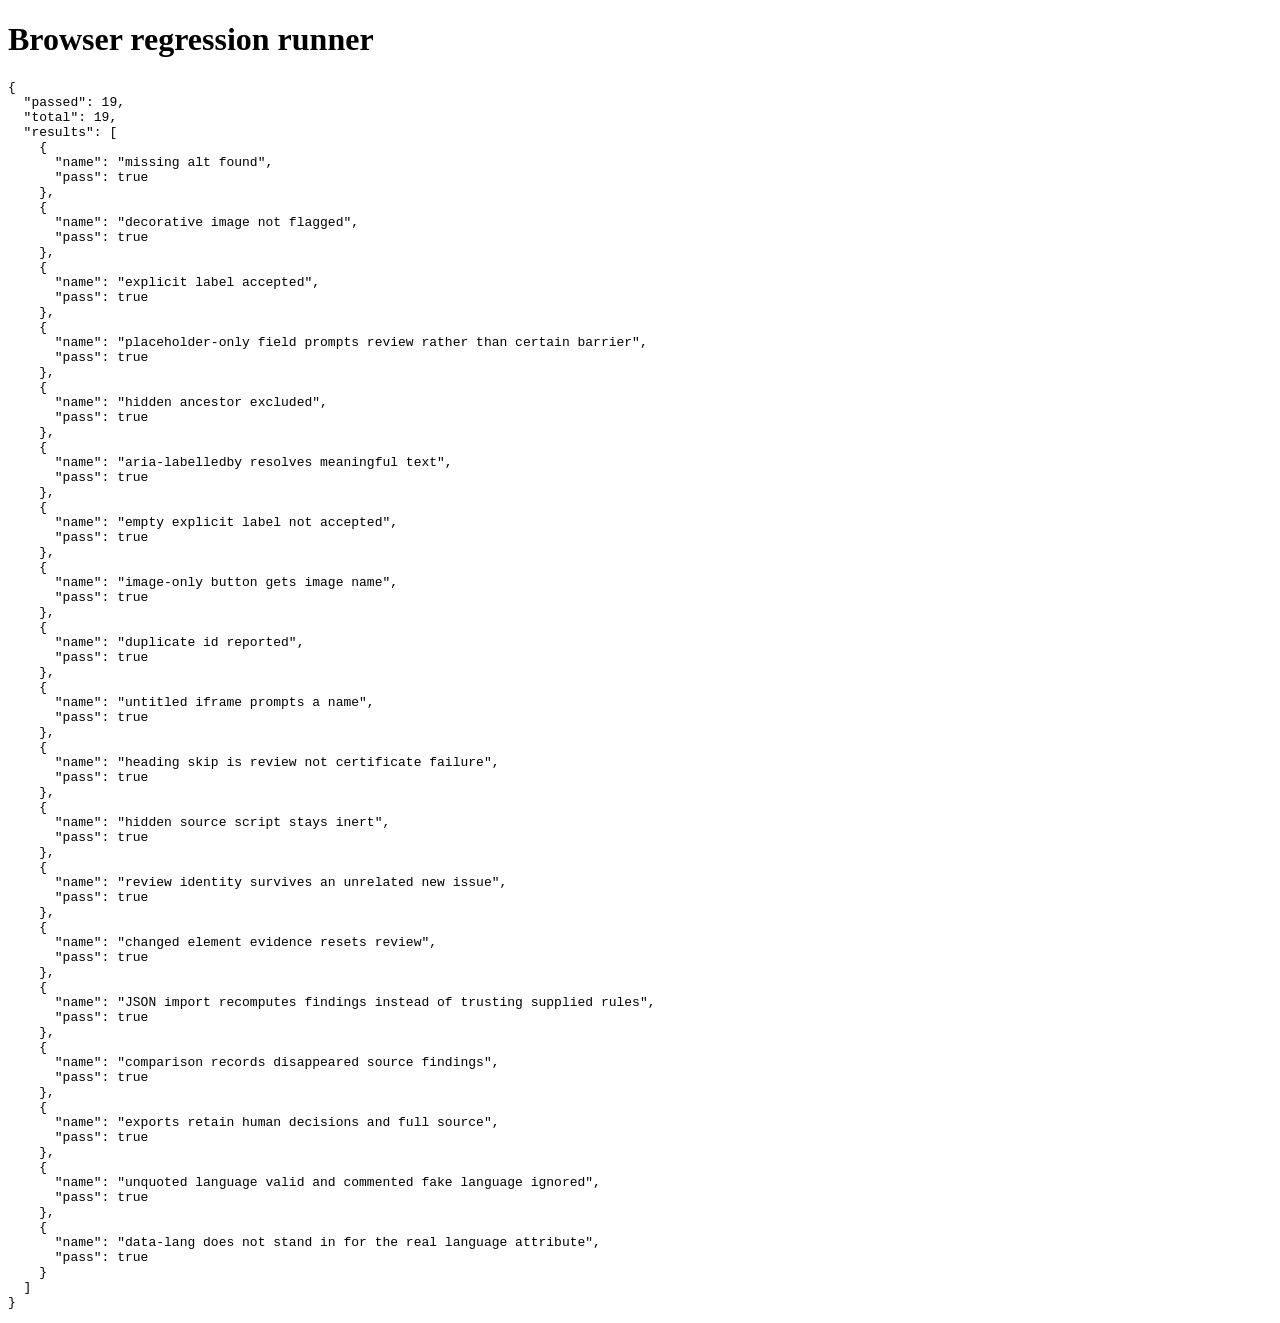
<file: projects/accessproof/tests.html>
<!doctype html><html lang="en"><head><meta charset="utf-8"><title>AccessProof regression runner</title></head><body><main><h1>Browser regression runner</h1><pre id="result"></pre></main><script src="core.js"></script><script src="tests.js"></script></body></html>
</file>
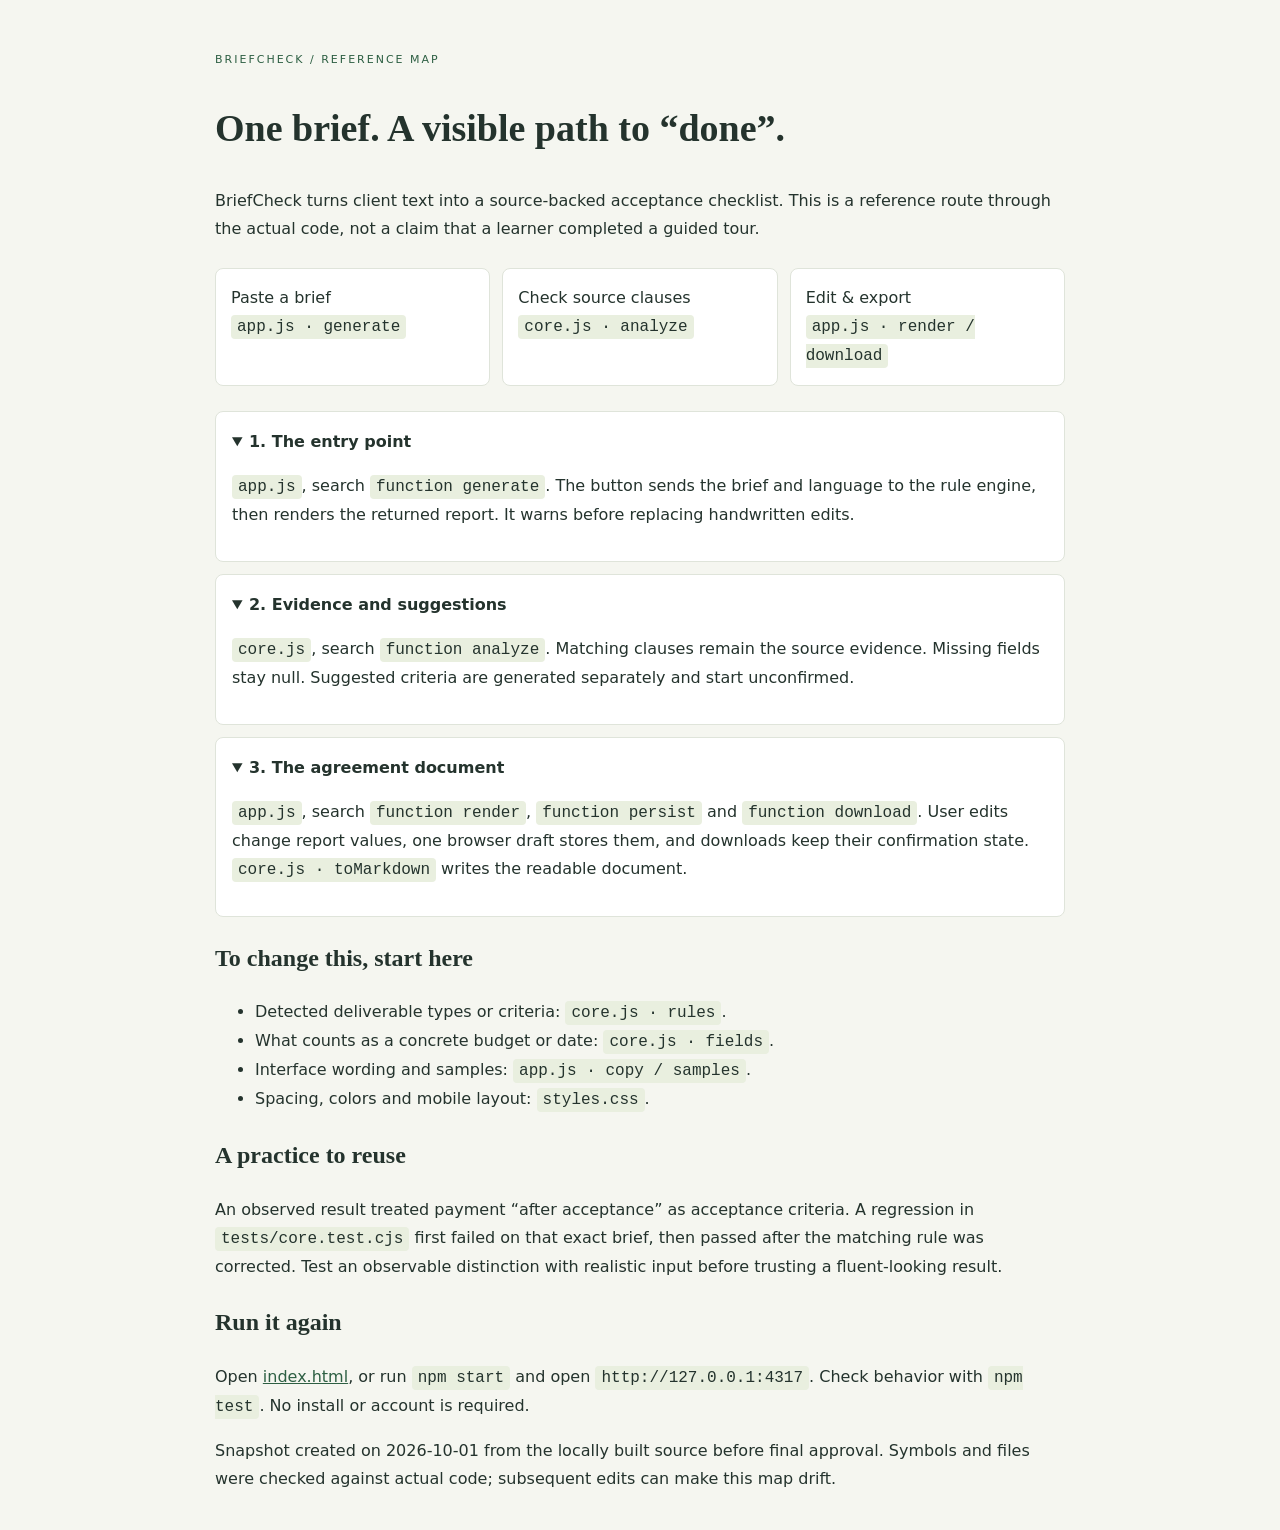
<file: projects/briefcheck/devpost/app-map.html>
<!doctype html><html lang="en"><meta charset="utf-8"><meta name="viewport" content="width=device-width,initial-scale=1"><title>BriefCheck · App map</title><style>body{font:16px/1.75 system-ui,sans-serif;background:#f5f6f0;color:#24332d;max-width:850px;margin:50px auto;padding:0 25px}h1,h2{font-family:Georgia,serif}h1{font-size:38px}a{color:#2d5f43}code{background:#e9efdf;padding:3px 6px;border-radius:4px}.flow{display:flex;gap:12px;flex-wrap:wrap;margin:25px 0}.flow div{padding:15px;background:white;border:1px solid #dfe4da;border-radius:8px;flex:1;min-width:160px}summary{cursor:pointer;font-weight:600}details{background:white;padding:16px;border:1px solid #dfe4da;margin:12px 0;border-radius:8px}.label{font-size:11px;letter-spacing:2px;color:#2d5f43}</style><body><p class="label">BRIEFCHECK / REFERENCE MAP</p><h1>One brief. A visible path to “done”.</h1><p>BriefCheck turns client text into a source-backed acceptance checklist. This is a reference route through the actual code, not a claim that a learner completed a guided tour.</p><div class="flow"><div>Paste a brief<br><code>app.js · generate</code></div><div>Check source clauses<br><code>core.js · analyze</code></div><div>Edit &amp; export<br><code>app.js · render / download</code></div></div><details open><summary>1. The entry point</summary><p><code>app.js</code>, search <code>function generate</code>. The button sends the brief and language to the rule engine, then renders the returned report. It warns before replacing handwritten edits.</p></details><details open><summary>2. Evidence and suggestions</summary><p><code>core.js</code>, search <code>function analyze</code>. Matching clauses remain the source evidence. Missing fields stay null. Suggested criteria are generated separately and start unconfirmed.</p></details><details open><summary>3. The agreement document</summary><p><code>app.js</code>, search <code>function render</code>, <code>function persist</code> and <code>function download</code>. User edits change report values, one browser draft stores them, and downloads keep their confirmation state. <code>core.js · toMarkdown</code> writes the readable document.</p></details><h2>To change this, start here</h2><ul><li>Detected deliverable types or criteria: <code>core.js · rules</code>.</li><li>What counts as a concrete budget or date: <code>core.js · fields</code>.</li><li>Interface wording and samples: <code>app.js · copy / samples</code>.</li><li>Spacing, colors and mobile layout: <code>styles.css</code>.</li></ul><h2>A practice to reuse</h2><p>An observed result treated payment “after acceptance” as acceptance criteria. A regression in <code>tests/core.test.cjs</code> first failed on that exact brief, then passed after the matching rule was corrected. Test an observable distinction with realistic input before trusting a fluent-looking result.</p><h2>Run it again</h2><p>Open <a href="../index.html">index.html</a>, or run <code>npm start</code> and open <code>http://127.0.0.1:4317</code>. Check behavior with <code>npm test</code>. No install or account is required.</p><p>Snapshot created on 2026-10-01 from the locally built source before final approval. Symbols and files were checked against actual code; subsequent edits can make this map drift.</p></body></html>
</file>
<file: portfolio.css>
:root{--ink:#153d32;--muted:#586961;--paper:#f5f4ed;--line:#d8dfd6;--green:#23553f}*{box-sizing:border-box}html{scroll-behavior:smooth}body{margin:0;background:var(--paper);color:var(--ink);font:16px/1.7 "Microsoft YaHei",Arial,sans-serif}a{color:inherit;text-decoration:none}a:hover{text-decoration:underline}button,a:focus-visible{outline-offset:5px}header{max-width:1280px;margin:auto;padding:27px 40px;display:flex;align-items:center;justify-content:space-between;border-bottom:1px solid var(--line)}.brand{font:700 15px Arial,sans-serif;letter-spacing:2px}nav{display:flex;gap:25px;font-size:13px}main{max-width:1280px;padding:0 40px;margin:auto}.hero{padding:76px 0 42px}.eyebrow{font:700 11px/1.5 Arial,sans-serif;letter-spacing:2px;color:var(--muted)}h1{font-family:"Microsoft YaHei",serif;font-size:clamp(40px,5.1vw,66px);letter-spacing:-2px;line-height:1.25;margin:24px 0}h1 em{font-style:normal;font-weight:400;color:#527f51}.intro{max-width:660px;color:var(--muted);font-size:17px}.hero-actions{display:flex;align-items:center;gap:28px;margin:28px 0 45px;font-size:14px}.button{display:inline-flex;padding:11px 20px;background:var(--green);color:white;border-radius:5px;font-size:13px;font-weight:bold}.button:hover{background:#143e2c;text-decoration:none}.stats{display:grid;grid-template-columns:repeat(4,1fr);border-top:1px solid var(--line);border-bottom:1px solid var(--line);padding:22px 0;gap:20px}.stats>div{display:flex;gap:18px;align-items:center}.stats strong{font:42px Georgia,serif}.stats span{font-size:12px;color:var(--muted)}section{scroll-margin-top:30px}.section-head{margin:48px 0 25px}.section-head h2,h2{font-size:28px;letter-spacing:-.6px;margin:6px 0 10px}.section-head>p:last-child{font-size:14px;color:var(--muted);max-width:850px}.project-grid{display:grid;grid-template-columns:1fr 1fr;gap:25px}.project{border:1px solid var(--line);border-radius:10px;overflow:hidden;background:#fff}.preview{display:block;aspect-ratio:16/9;background:#eff1e9;overflow:hidden;padding:12px}.preview img{width:100%;height:100%;object-fit:cover;object-position:top;border-radius:5px}.project-body{padding:26px}.tag{font:11px Arial,sans-serif;background:#edf2e7;padding:6px 10px;border-radius:20px}.violet{background:#eef0fb;color:#444987}.project h3{font:32px Georgia,serif;margin:15px 0 8px}.project p{color:var(--muted);font-size:14px;min-height:50px}.proof{font-size:11px;border-top:1px solid var(--line);padding-top:16px;color:var(--muted)}.links{display:flex;gap:22px;align-items:center;font-size:13px;margin-top:22px}.footnote{font-size:11px;color:var(--muted);margin:16px 0 35px}.iteration{margin-top:50px;padding:30px;background:#e9eee4;border-radius:10px}.timeline{display:grid;grid-template-columns:repeat(3,1fr);gap:32px;margin:25px 0 18px}.timeline span{font:italic 24px Georgia,serif;color:#648359}.timeline h3{font-size:17px;margin:10px 0}.timeline p{font-size:13px;color:var(--muted);margin:0}.iteration>a{font-size:12px}.filters{display:flex;gap:10px;margin:25px 0}button{font:12px "Microsoft YaHei",Arial;background:transparent;border:1px solid var(--line);border-radius:25px;padding:8px 16px;cursor:pointer;color:var(--ink)}button.selected{background:var(--green);color:white;border-color:var(--green)}.competition-list article{display:grid;grid-template-columns:44px 1fr auto;gap:20px;align-items:center;border-top:1px solid var(--line);padding:22px 0}.competition-list article:last-child{border-bottom:1px solid var(--line)}.competition-list article[hidden]{display:none}.number{font:26px Georgia;color:#8ca184}.competition-list h3{font-size:18px;margin:0 0 3px}.competition-list p{font-size:12px;color:var(--muted);margin:0}.competition-list small{font-size:11px;color:#816143}.competition-list a{font-size:12px}.delivery{display:grid;grid-template-columns:1fr 240px;gap:50px;border-radius:10px;background:#e3eaca;padding:35px;margin:55px 0}.delivery p:last-child{font-size:13px;color:var(--muted);max-width:760px}.delivery-links{display:flex;flex-direction:column;justify-content:center;align-items:flex-start;gap:15px;font-size:13px}footer{border-top:1px solid var(--line);max-width:1200px;margin:auto;display:flex;justify-content:space-between;padding:24px 0;font-size:11px;color:var(--muted)}@media(max-width:700px){header{padding:20px}nav{gap:14px;font-size:11px}nav>a:first-child{display:none}.brand{font-size:11px;letter-spacing:1px}main{padding:0 20px}.hero{padding-top:44px}h1{font-size:39px;letter-spacing:-1px}.intro{font-size:14px}.hero-actions{gap:18px;font-size:12px}.stats{grid-template-columns:1fr 1fr}.stats strong{font-size:32px}.stats>div{gap:12px}.project-grid,.timeline{grid-template-columns:1fr}.project-body{padding:22px}.iteration{padding:24px}.competition-list article{grid-template-columns:30px 1fr;gap:12px}.competition-list article>a{grid-column:2}.competition-list h3{font-size:16px}.delivery{grid-template-columns:1fr;padding:24px;gap:15px}.delivery h2{font-size:24px}footer{margin:0 20px;gap:14px;font-size:10px}}
</file>
<file: projects/accessproof/styles.css>
*{box-sizing:border-box}body{margin:0;background:#f7f7fc;color:#192348;font:15px/1.6 system-ui,sans-serif}header{max-width:1280px;margin:auto;padding:24px 28px;display:flex;gap:18px;align-items:center;border-bottom:1px solid #d8dcec}.brand{font-size:23px;font-weight:800;color:inherit;text-decoration:none}.privacy{margin-left:auto;font-size:12px;color:#4d5877}button,select{font:inherit;border:1px solid #cad0e1;background:white;border-radius:7px;padding:9px 15px;cursor:pointer;color:inherit}button:hover{background:#edf0ff}button:disabled{opacity:.45;cursor:default}button:focus-visible,input:focus-visible,select:focus-visible,textarea:focus-visible{outline:3px solid #536bed;outline-offset:3px}main{max-width:1280px;margin:auto;padding:0 28px}.hero{padding:48px 0 36px;max-width:850px}.eyebrow{letter-spacing:.2em;font-size:10px;font-weight:700}.hero h1{font:clamp(42px,6vw,68px)/1.12 Georgia,serif;margin:18px 0;color:#17264a}.hero em{font-style:normal;color:#465ace}.hero>p:not(.eyebrow){max-width:650px;color:#4c5977;font-size:17px}.pill{display:inline-block;font-size:12px;background:#e9eaf9;padding:7px 12px;border-radius:20px}.workspace{display:grid;grid-template-columns:360px 1fr;gap:24px;align-items:start}aside,.results{border:1px solid #d8ddec;background:#fff;border-radius:14px;padding:24px}aside{position:sticky;top:20px}.panel-title{display:flex;gap:12px;align-items:center}.panel-title span{font-size:12px;color:#6677a0}.panel-title h2{font-size:18px}label{display:block;font-size:12px;font-weight:700;margin:14px 0 7px}#source{width:100%;min-height:320px;resize:vertical;border:1px solid #ccd2e2;background:#fbfbfe;border-radius:7px;padding:14px;color:#253451;font:12px/1.7 ui-monospace,monospace}.hint{color:#59667e;font-size:12px}.samples{display:flex;gap:8px;flex-wrap:wrap}.samples button{padding:6px 9px;font-size:11px}.primary{width:100%;margin-top:20px;background:#3449bd;color:#fff;border:0;font-weight:700}.primary:hover{background:#25389a}.quiet{border:0;background:transparent;padding-left:0;font-size:12px;text-decoration:underline}#status{min-height:24px;font-size:12px;color:#375575}#empty{padding:55px 20px;min-height:540px}#empty h2{font:32px/1.2 Georgia,serif}#empty>p{max-width:450px;color:#56637b}.empty-art{font:17px/2 ui-monospace,monospace;border-left:3px solid #6b7ad8;background:#f0f2fd;padding:22px;margin-top:40px}.result-head{display:flex;gap:12px;align-items:center;flex-wrap:wrap}.result-head h2{font:29px Georgia,serif}.result-head span{font-size:12px;color:#894725;background:#fff0df;padding:7px;border-radius:5px}.metrics{display:grid;grid-template-columns:repeat(3,1fr);background:#edf0fc;border-radius:8px;padding:18px;text-align:center}.metrics strong{display:block;font:32px Georgia,serif}.metrics span{font-size:11px;color:#4f5c76}.notice{font-size:12px;padding:14px;background:#f9f7ed;color:#625b39;border-radius:7px}.filters{display:flex;gap:12px;align-items:center;margin:20px 0}.filters label{margin:0}.finding{padding:20px 0;border-top:1px solid #dde2ef}.finding-head{display:flex;gap:12px;justify-content:space-between;align-items:center}.finding h3{font-size:17px;margin:0}.finding p{color:#52617b;font-size:13px}.tag{font:10px/1.5 ui-monospace,monospace;color:#536686}.finding pre{padding:12px;border-radius:6px;background:#f2f4fa;font:12px/1.7 ui-monospace,monospace;white-space:pre-wrap;overflow-wrap:anywhere}.finding label{display:flex;gap:9px;font-weight:400}.finding textarea{width:100%;border:1px solid #cad2e4;border-radius:6px;min-height:55px;padding:9px;font:13px/1.5 system-ui}.manual{background:#f4f6fc;border-radius:8px;padding:16px;margin-top:20px;font-size:13px}.manual h3{margin:0}.exports{display:flex;gap:8px;flex-wrap:wrap;margin-top:24px}.exports button{font-size:12px}#comparison{padding:12px;background:#e9f3ee;font-size:13px;border-radius:7px}footer{padding:32px 0;display:flex;justify-content:space-between;color:#67718a;font-size:11px}[hidden]{display:none!important}@media(max-width:850px){.workspace{grid-template-columns:1fr}aside{position:static}.hero{padding:32px 0}.privacy{display:none}main{padding:0 18px}.filters{flex-wrap:wrap}.metrics span{font-size:10px}}@media print{header,aside,.hero,.filters,.exports,footer,.finding input,.finding textarea{display:none!important}.workspace{display:block}.results{border:0;padding:0}.finding{break-inside:avoid}body{background:white}main{padding:0}.notice{background:white}}
.print-note{display:none}@media print{.print-note{display:block!important}}
</file>
<file: projects/briefcheck/styles.css>
:root{--ink:#24332d;--muted:#758177;--paper:#f5f6f0;--line:#dfe4da;--green:#2d5f43;--lime:#d9ebaa;--amber:#9a6221;--white:#fff;--serif:Georgia,'Noto Serif SC','Songti SC',SimSun,serif}*{box-sizing:border-box}body{margin:0;background:var(--paper);color:var(--ink);font-family:Inter,'Segoe UI','Microsoft YaHei',sans-serif;font-size:14px}button,input,textarea{font:inherit}button{cursor:pointer}button:disabled{opacity:.45;cursor:not-allowed}button,input,textarea,a{outline-offset:4px}button:focus-visible,input:focus-visible,textarea:focus-visible,a:focus-visible{outline:2px solid var(--green)}[hidden]{display:none!important}.topbar{height:82px;border-bottom:1px solid var(--line);display:flex;align-items:center;justify-content:space-between;padding:0 5vw}.brand{font-size:23px;font-weight:700;color:var(--ink);text-decoration:none;display:flex;align-items:center;gap:12px;letter-spacing:-.7px}.brand-icon{height:33px;width:33px;background:var(--green);color:var(--lime);display:inline-flex;align-items:center;justify-content:center;border-radius:8px;font:700 25px Georgia;position:relative}.brand-icon span{font-size:13px;position:absolute;right:2px;bottom:1px}.edition{font-size:9px;letter-spacing:1.6px;color:var(--muted);font-weight:500;border-left:1px solid var(--line);padding-left:16px;margin-left:6px}.top-actions{display:flex;align-items:center;gap:20px}.private{display:flex;align-items:center;gap:7px;font-size:12px;color:var(--muted)}.private i{width:6px;height:6px;background:var(--green);border-radius:50%}.small{border:1px solid var(--line);padding:8px 12px;background:transparent;color:var(--ink);border-radius:6px}main{max-width:1400px;padding:0 5vw;margin:auto}.intro{display:flex;align-items:center;justify-content:space-between;padding:49px 0 36px}.eyebrow{font-size:10px;letter-spacing:2px;font-weight:600;color:var(--green);margin:0 0 15px}h1{font-size:clamp(32px,3.5vw,49px);font-family:var(--serif);font-weight:500;letter-spacing:-1.6px;line-height:1.3;margin:0 0 14px}h1 span{color:var(--green)}.subtitle{color:var(--muted);font-size:14px;line-height:1.7;margin:0}.intro-note{display:flex;gap:22px;margin-right:45px;align-items:flex-start}.note-mark{font:38px var(--serif);color:var(--green)}.intro-note p{font-size:12px;line-height:2;color:var(--muted);margin:0}.workspace{display:grid;grid-template-columns:350px minmax(0,1fr);gap:22px;align-items:start}.input-panel{background:var(--white);border:1px solid var(--line);border-radius:13px;padding:26px;position:sticky;top:20px}.panel-heading{display:flex;align-items:center;gap:10px;margin-bottom:25px}.step{font:12px Georgia;color:var(--green);border:1px solid var(--line);padding:7px;border-radius:50%}h2{font-size:17px;margin:0;letter-spacing:-.4px}.input-panel label{font-size:12px;font-weight:600;display:block;margin-bottom:9px}input,textarea{width:100%;background:#fafbf7;border:1px solid var(--line);border-radius:6px;color:var(--ink);padding:12px;line-height:1.7}input::placeholder,textarea::placeholder{color:#a1aaa0;font-size:12px}#project-title{margin-bottom:24px}textarea{resize:vertical}#brief{height:278px;min-height:150px;font-size:13px}.label-row{display:flex;align-items:center;justify-content:space-between}.label-row span{font-size:10px;color:var(--muted);margin-bottom:9px}.input-hint{font-size:11px;line-height:1.8;color:var(--muted);margin:9px 0 17px}.samples{display:flex;flex-wrap:wrap;gap:6px;align-items:center;margin-bottom:22px}.samples>span{width:100%;font-size:11px;color:var(--muted);margin-bottom:3px}.chip{background:transparent;color:var(--green);border:1px solid var(--line);border-radius:20px;padding:6px 9px;font-size:11px}.chip:hover{background:var(--paper)}.primary{width:100%;display:flex;align-items:center;justify-content:space-between;padding:15px 18px;border:0;border-radius:7px;background:var(--green);color:var(--white);font-weight:600}.primary:hover{background:#234d35}.primary>span:last-child{font-size:20px;color:var(--lime)}.status{min-height:16px;line-height:1.5;color:var(--green);font-size:11px;margin:10px 0}.status.error{color:#ae492f}.local-note{display:flex;gap:9px;border-top:1px solid var(--line);padding-top:16px;color:var(--muted);font-size:11px;line-height:1.8}.local-note p{margin:0}.text-button{border:0;background:none;color:var(--muted);text-decoration:underline;font-size:11px;padding:0;margin-top:12px}.result-panel{background:#fafbf7;border:1px solid var(--line);border-radius:13px;min-height:664px;padding:30px;min-width:0}#empty{text-align:center;padding-top:81px}#empty h2{font-family:var(--serif);font-size:28px;font-weight:500;margin-bottom:14px}#empty>p:not(.eyebrow){color:var(--muted);line-height:1.9;font-size:13px}.empty-graphic{width:155px;height:140px;border-radius:50%;margin:0 auto 35px;background:#eaf0de;display:flex;align-items:center;justify-content:center}.paper{width:85px;height:100px;background:white;border:1px solid #cdd8bf;transform:rotate(-8deg);position:relative;border-radius:3px;padding:20px 14px;box-shadow:6px 8px 0 #dbe4cb}.paper i{display:block;height:3px;background:#dce2d7;width:100%;margin-bottom:11px}.paper i:nth-child(2){width:70%}.paper span{position:absolute;bottom:-10px;right:-12px;height:38px;width:38px;background:var(--green);color:var(--lime);border-radius:50%;display:grid;place-items:center;font-size:21px}.empty-steps{display:flex;justify-content:center;gap:14px;align-items:center;margin-top:40px;font-size:11px;color:var(--muted)}.empty-steps b{color:#bbc4b7}.report-head{display:flex;align-items:center;justify-content:space-between;gap:12px}.report-head h2{font:500 27px var(--serif);overflow-wrap:anywhere}.report-head .eyebrow{margin-bottom:10px}.badge{font-size:10px;background:var(--lime);color:var(--green);border-radius:20px;padding:7px 12px;white-space:nowrap}.metrics{display:grid;grid-template-columns:repeat(4,1fr);margin:25px 0 28px;background:#edf2e4;border-radius:8px;padding:19px 6px}.metrics>div{text-align:center;border-right:1px solid #d7dfcc}.metrics>div:last-child{border:0}.metrics strong{font:29px var(--serif);display:block;color:var(--green);margin-bottom:6px}.metrics span{font-size:10px;color:var(--muted)}.section-heading{display:flex;justify-content:space-between;gap:10px;align-items:center;margin:28px 0 13px}.section-heading h3{font-size:14px;margin:0}.section-heading span{font-size:10px;color:var(--muted)}.facts{display:grid;grid-template-columns:1fr 1fr;gap:9px}.fact{border:1px solid var(--line);padding:12px;border-radius:6px;min-width:0}.fact-label{font-size:10px;color:var(--muted);margin-bottom:6px;display:block}.fact p{font-size:12px;line-height:1.6;margin:0;overflow-wrap:anywhere}.missing{color:var(--amber)}.section-hint{font-size:11px;color:var(--muted);line-height:1.6;margin-top:-4px}.deliverable{background:white;border:1px solid var(--line);border-radius:8px;padding:17px;margin-bottom:10px}.delivery-head{display:flex;align-items:center;justify-content:space-between;gap:8px;margin-bottom:11px}.delivery-head strong{font-size:13px}.confirm-label{font-size:11px;display:flex;gap:6px;align-items:center;color:var(--green);white-space:nowrap}.confirm-label input{width:15px;height:15px;accent-color:var(--green);margin:0}.deliverable textarea{font-size:12px;min-height:75px;background:#fafbf7}.evidence{font-size:10px;color:var(--muted);line-height:1.7;border-left:2px solid #d5dfc7;padding-left:9px;margin:11px 0 0;overflow-wrap:anywhere}.question{padding:13px 0;border-bottom:1px solid var(--line)}.question p{margin:0 0 9px;font-size:12px;line-height:1.7}.question .q-number{font:11px Georgia;color:var(--green);margin-right:8px}.question input{padding:9px;font-size:12px;background:white}.risk{background:#f3ecdf;border-left:3px solid #c59a5a;border-radius:4px;padding:13px 15px;margin-bottom:9px}.risk strong{font-size:12px}.risk p{font-size:11px;line-height:1.8;margin:6px 0 0;color:#84745c}.risk .evidence{border-left-color:#dac9aa;color:#94816a}.no-items{color:var(--muted);font-size:12px;line-height:1.7}.milestones{display:grid;grid-template-columns:repeat(3,1fr);gap:10px}.milestone{border-top:2px solid #b4caa0;padding:13px 2px}.milestone strong{font-size:11px;color:var(--green)}.milestone p{font-size:11px;line-height:1.8;color:var(--muted)}.export-bar{border-top:1px solid var(--line);margin-top:25px;padding-top:18px}.export-bar p{font-size:11px;color:var(--muted)}.export-bar>div{display:flex;gap:8px;flex-wrap:wrap}.secondary{border:1px solid var(--green);color:var(--green);background:transparent;padding:10px 13px;border-radius:6px;font-size:11px}.secondary:hover{background:#edf2e4}.stale{color:#8c561d;background:#fff1d9;padding:12px;border-radius:5px;font-size:12px;line-height:1.6;margin-top:16px}footer{display:flex;justify-content:space-between;gap:14px;padding:29px 0;font-size:9px;color:var(--muted);letter-spacing:1px}body[data-lang=en] h1{letter-spacing:-1px}body[data-lang=en] .edition{display:none}@media(min-width:1550px){main{padding:0 50px}}@media(max-width:950px){.workspace{grid-template-columns:300px minmax(0,1fr);gap:15px}.input-panel{padding:20px}.result-panel{padding:22px}.intro-note{margin-right:0}.milestones{grid-template-columns:1fr}.milestone{padding:10px 0}.milestone p{margin:5px 0}.facts{grid-template-columns:1fr}}@media(max-width:700px){.topbar{height:68px}.edition,.private,.intro-note{display:none}.brand{font-size:20px}.intro{padding:32px 0 25px}.intro h1{font-size:34px}.subtitle{font-size:12px}.workspace{display:block}.input-panel{position:static;margin-bottom:16px;padding:22px}.result-panel{min-height:400px;padding:21px}#brief{height:185px}#empty{padding:25px 0}.empty-graphic{margin-bottom:22px}.empty-steps{gap:8px;font-size:10px}.report-head h2{font-size:23px}.metrics strong{font-size:25px}.metrics span{font-size:9px}.section-heading span{max-width:120px;text-align:right;line-height:1.5}.facts{grid-template-columns:1fr 1fr}.delivery-head{align-items:flex-start}.milestones{grid-template-columns:1fr}footer{flex-wrap:wrap;font-size:8px;letter-spacing:.5px}.export-bar button{flex-grow:1}}@media print{body{background:white;color:black}.topbar,.intro,.input-panel,footer,.export-bar,.stale{display:none!important}main{padding:0;max-width:none}.workspace{display:block}.result-panel{border:0;background:white;padding:0}.deliverable,.risk,.fact,.question,.milestone{break-inside:avoid}textarea,input{border:0;background:white;padding:0;resize:none}textarea{height:auto;min-height:90px}.metrics{background:white;border:1px solid #bbb}.milestones{grid-template-columns:repeat(3,1fr)}.section-hint{color:#555}#empty{display:none}}
/* Editable scope and evidence distinctions introduced in version 2. */
.delivery-name{font-weight:700;min-width:0;flex:1;margin:0!important;border:0!important;background:transparent!important;padding:6px!important}.client-answer{border-left:3px solid #2f6556;padding-left:10px;font-size:13px;white-space:pre-wrap}.fact .missing{color:#96512d}.delivery-head{gap:12px}.deliverable>.text-button{font-size:12px}.fact .evidence{overflow-wrap:anywhere}
.project-library{grid-column:1/-1;display:flex;align-items:center;gap:12px;flex-wrap:wrap;padding:16px 0;border-top:1px solid #dce2da}.project-library select{width:auto;min-width:180px;max-width:340px;padding:9px;border:1px solid #c5d0c9;border-radius:6px;background:#fff}.project-library label{font-size:13px}.project-library input[hidden]{display:none!important}@media(max-width:700px){.project-library select{width:100%;max-width:none}.delivery-head{flex-wrap:wrap}.delivery-name{width:100%}.section-heading{flex-wrap:wrap;gap:6px}.export-bar>div{flex-wrap:wrap}}@media print{.project-library,#add-deliverable,.deliverable>.text-button,#options button{display:none!important}.delivery-name{font-weight:bold}}
</file>
